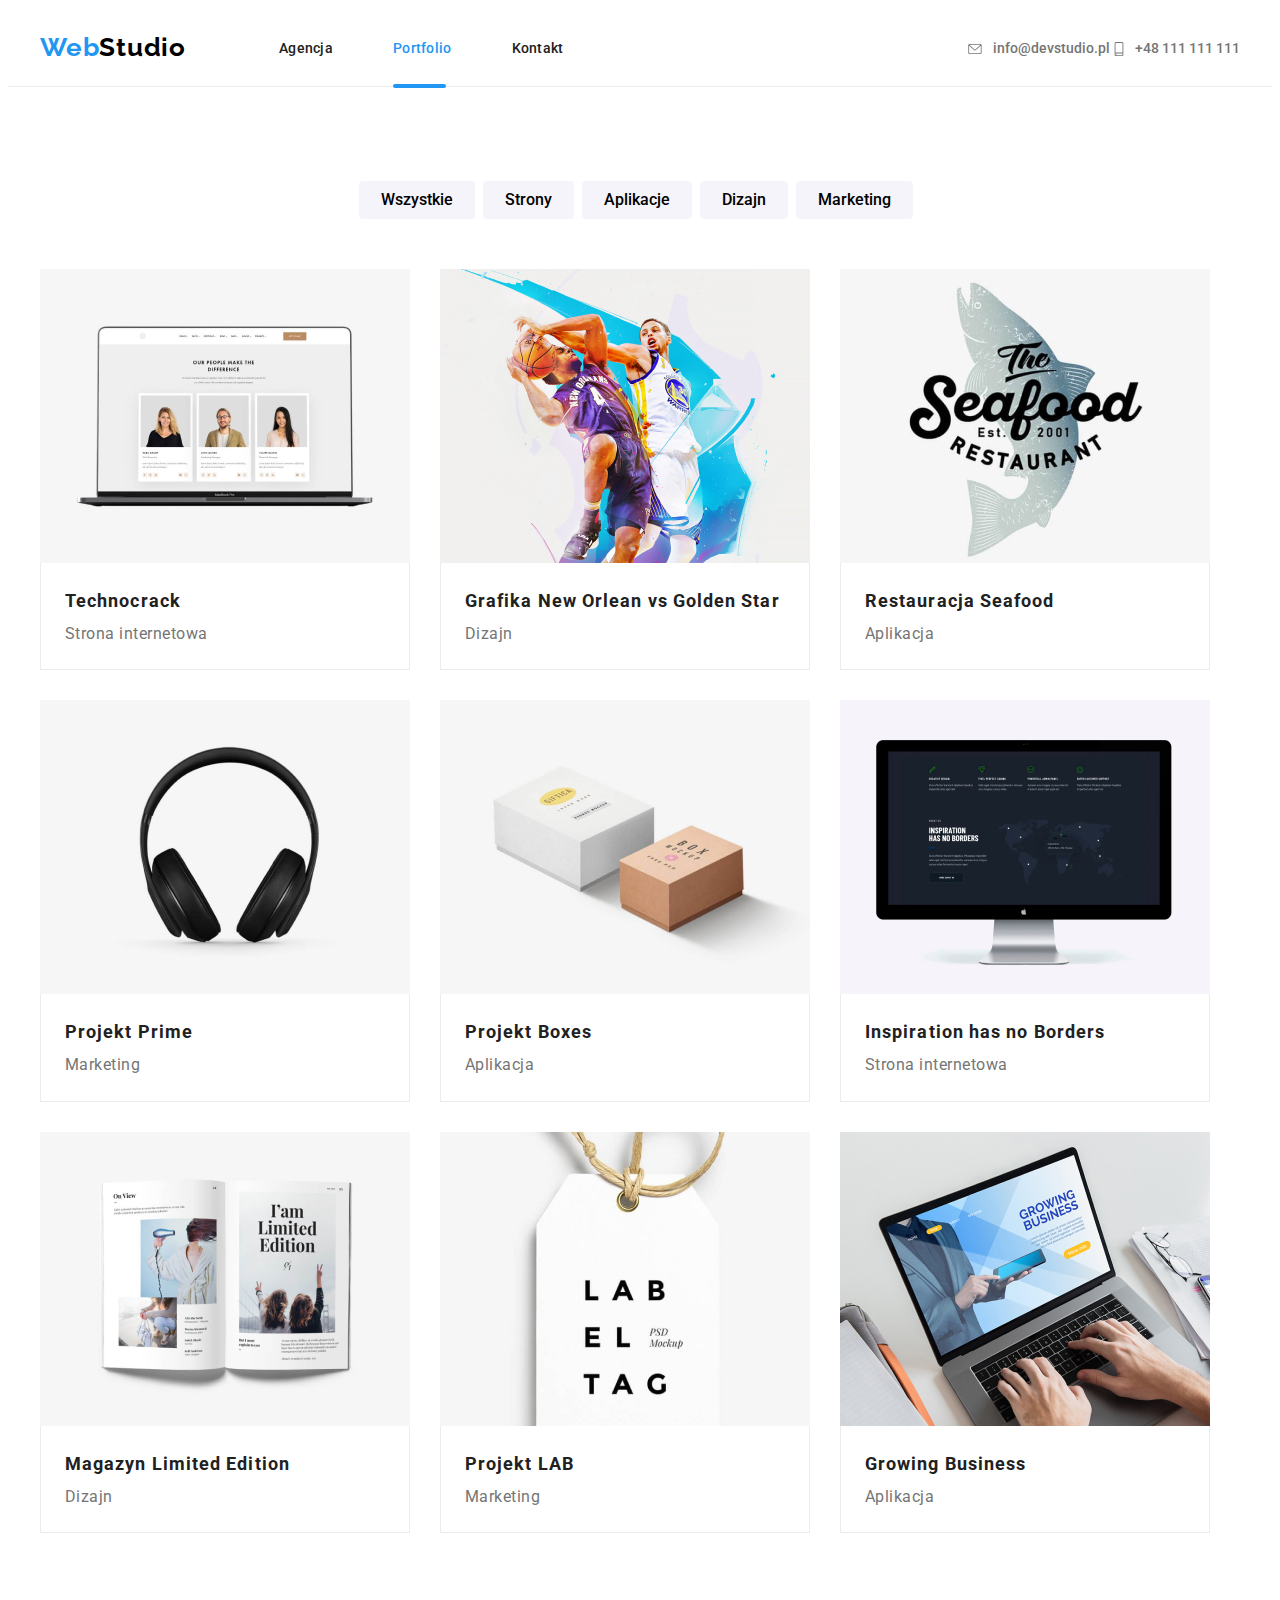
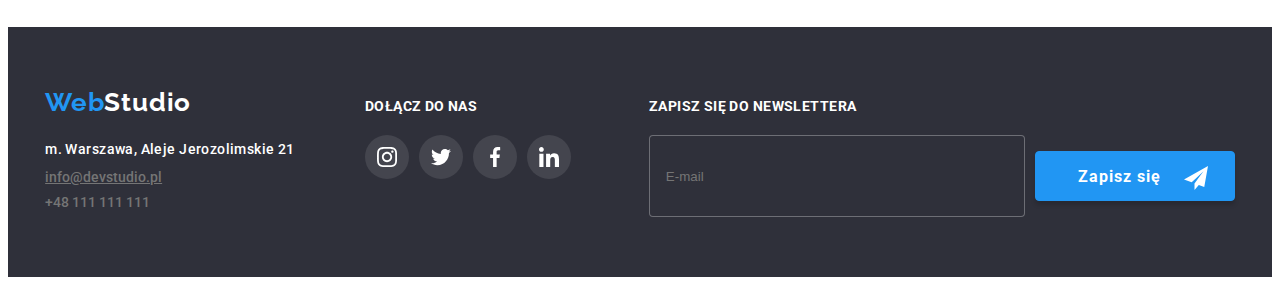
<file: portfolio.html>
<!DOCTYPE html>
<html lang="pl">
    <head>
        <meta charset="UTF-8" />
        <meta name="viewport" content="width=device-width, initial-scale=1.0" />
        <title>Portfolio</title>
        <link
            rel="stylesheet"
            href="https://cdnjs.cloudflare.com/ajax/libs/modern-normalize/1.1.0/modern-normalize.min.css"
            integrity="sha512-wpPYUAdjBVSE4KJnH1VR1HeZfpl1ub8YT/NKx4PuQ5NmX2tKuGu6U/JRp5y+Y8XG2tV+wKQpNHVUX03MfMFn9Q=="
            crossorigin="anonymous"
            referrerpolicy="no-referrer"
        />

        <link rel="stylesheet" href="./css/main.min.css" />
        <link
            href="https://fonts.googleapis.com/css2?family=Raleway:wght@700&family=Roboto:wght@400;500;700;900&display=swap"
            rel="stylesheet"
        />
    </head>
    <body>
        <header class="page-header">
            <div class="container">
                <nav class="page-header__navigation">
                    <a href="index.html" class="logo"
                        >Web<span class="logo__page-header">Studio</span></a
                    >
                    <ul class="site-nav">
                        <li>
                            <a class="site-nav__element" href="index.html"
                                >Agencja</a
                            >
                        </li>
                        <li>
                            <a
                                href="portfolio.html"
                                class="site-nav__element site-nav__element--is-active"
                                >Portfolio</a
                            >
                        </li>
                        <li>
                            <a href="#" class="site-nav__element">Kontakt</a>
                        </li>
                    </ul>
                </nav>
                <div class="contact-details">
                    <a
                        href="mailto:info@devstudio.pl"
                        class="contact contact--email"
                        ><svg class="email-icon" width="16" height="12">
                            <use href="./images/icons.svg#icon-envelope"></use>
                        </svg>
                        info@devstudio.pl</a
                    >
                    <a href="tel:+48111111111" class="contact">
                        <svg class="tel-icon" width="10" height="16">
                            <use
                                href="./images/icons.svg#icon-smartphone"
                            ></use>
                        </svg>
                        +48 111 111 111</a
                    >
                </div>
            </div>
        </header>
        <main>
            <section>
                <div class="container">
                    <ul class="filters">
                        <li>
                            <button class="filters__btn">Wszystkie</button>
                        </li>
                        <li>
                            <button class="filters__btn">Strony</button>
                        </li>
                        <li>
                            <button class="filters__btn">Aplikacje</button>
                        </li>
                        <li>
                            <button class="filters__btn">Dizajn</button>
                        </li>
                        <li>
                            <button class="filters__btn">Marketing</button>
                        </li>
                    </ul>
                </div>
            </section>
            <section>
                <div class="container">
                    <ul class="websites">
                        <li>
                            <div class="websites__box">
                                <img
                                    src="images/technocrack.jpg"
                                    alt="strona internetowa technocrack"
                                    width="370"
                                    height="294"
                                />
                                <p class="websites__overlay">
                                    Technocrack jest popularną platformą
                                    wykorzystywaną do rozpowszechniania
                                    koronawirusa. Firmy wykorzystują tę
                                    platformę do celów szpiegowskich i ataków na
                                    niezabezpieczone serwery konkurencji
                                </p>
                            </div>
                            <div class="websites__info">
                                <span>Technocrack</span>
                                <span class="websites__category"
                                    >Strona internetowa</span
                                >
                            </div>
                        </li>
                        <li>
                            <div class="websites__box">
                                <img
                                    src="images/grafika-new-orlean.jpg"
                                    alt="grafika new orlean vs golden star"
                                    width="370"
                                    height="294"
                                />
                                <p class="websites__overlay">
                                    Technocrack jest popularną platformą
                                    wykorzystywaną do rozpowszechniania
                                    koronawirusa. Firmy wykorzystują tę
                                    platformę do celów szpiegowskich i ataków na
                                    niezabezpieczone serwery konkurencji
                                </p>
                            </div>
                            <div class="websites__info">
                                <span>Grafika New Orlean vs Golden Star</span>
                                <span class="websites__category">Dizajn</span>
                            </div>
                        </li>
                        <li>
                            <div class="websites__box">
                                <img
                                    src="images/restauracja-seafood.jpg"
                                    alt="logo restauracji seafood"
                                    width="370"
                                    height="294"
                                />
                                <p class="websites__overlay">
                                    Technocrack jest popularną platformą
                                    wykorzystywaną do rozpowszechniania
                                    koronawirusa. Firmy wykorzystują tę
                                    platformę do celów szpiegowskich i ataków na
                                    niezabezpieczone serwery konkurencji
                                </p>
                            </div>
                            <div class="websites__info">
                                <span>Restauracja Seafood</span>
                                <span class="websites__category"
                                    >Aplikacja</span
                                >
                            </div>
                        </li>
                        <li>
                            <div class="websites__box">
                                <img
                                    src="images/project-prime.jpg"
                                    alt="słuchawki"
                                    width="370"
                                    height="294"
                                />
                                <p class="websites__overlay">
                                    Technocrack jest popularną platformą
                                    wykorzystywaną do rozpowszechniania
                                    koronawirusa. Firmy wykorzystują tę
                                    platformę do celów szpiegowskich i ataków na
                                    niezabezpieczone serwery konkurencji
                                </p>
                            </div>
                            <div class="websites__info">
                                <span>Projekt Prime</span>
                                <span class="websites__category"
                                    >Marketing</span
                                >
                            </div>
                        </li>
                        <li>
                            <div class="websites__box">
                                <img
                                    src="images/project-boxes.jpg"
                                    alt="pudełka"
                                    width="370"
                                    height="294"
                                />
                                <p class="websites__overlay">
                                    Technocrack jest popularną platformą
                                    wykorzystywaną do rozpowszechniania
                                    koronawirusa. Firmy wykorzystują tę
                                    platformę do celów szpiegowskich i ataków na
                                    niezabezpieczone serwery konkurencji
                                </p>
                            </div>
                            <div class="websites__info">
                                <span>Projekt Boxes</span>
                                <span class="websites__category"
                                    >Aplikacja</span
                                >
                            </div>
                        </li>
                        <li>
                            <div class="websites__box">
                                <img
                                    src="images/inspiration-has-no-borders.jpg"
                                    alt="monitor"
                                    width="370"
                                    height="294"
                                />
                                <p class="websites__overlay">
                                    Technocrack jest popularną platformą
                                    wykorzystywaną do rozpowszechniania
                                    koronawirusa. Firmy wykorzystują tę
                                    platformę do celów szpiegowskich i ataków na
                                    niezabezpieczone serwery konkurencji
                                </p>
                            </div>
                            <div class="websites__info">
                                <span>Inspiration has no Borders</span>
                                <span class="websites__category"
                                    >Strona internetowa</span
                                >
                            </div>
                        </li>
                        <li>
                            <div class="websites__box">
                                <img
                                    src="images/magazyn-limited-edition.jpg"
                                    alt="magazyn"
                                    width="370"
                                    height="294"
                                />
                                <p class="websites__overlay">
                                    Technocrack jest popularną platformą
                                    wykorzystywaną do rozpowszechniania
                                    koronawirusa. Firmy wykorzystują tę
                                    platformę do celów szpiegowskich i ataków na
                                    niezabezpieczone serwery konkurencji
                                </p>
                            </div>
                            <div class="websites__info">
                                <span>Magazyn Limited Edition</span>
                                <span class="websites__category">Dizajn</span>
                            </div>
                        </li>
                        <li>
                            <div class="websites__box">
                                <img
                                    src="images/project-lab.jpg"
                                    alt="metka"
                                    width="370"
                                    height="294"
                                />
                                <p class="websites__overlay">
                                    Technocrack jest popularną platformą
                                    wykorzystywaną do rozpowszechniania
                                    koronawirusa. Firmy wykorzystują tę
                                    platformę do celów szpiegowskich i ataków na
                                    niezabezpieczone serwery konkurencji
                                </p>
                            </div>
                            <div class="websites__info">
                                <span>Projekt LAB</span>
                                <span class="websites__category"
                                    >Marketing</span
                                >
                            </div>
                        </li>
                        <li>
                            <div class="websites__box">
                                <img
                                    src="images/growing-business.jpg"
                                    alt="laptop"
                                    width="370"
                                    height="294"
                                />
                                <p class="websites__overlay">
                                    Technocrack jest popularną platformą
                                    wykorzystywaną do rozpowszechniania
                                    koronawirusa. Firmy wykorzystują tę
                                    platformę do celów szpiegowskich i ataków na
                                    niezabezpieczone serwery konkurencji
                                </p>
                            </div>
                            <div class="websites__info">
                                <span>Growing Business</span>
                                <span class="websites__category"
                                    >Aplikacja</span
                                >
                            </div>
                        </li>
                    </ul>
                </div>
            </section>
        </main>
        <footer class="footer">
            <div class="container footer__box">
                <div>
                    <a href="index.html" class="logo"
                        >Web<span class="logo__page-footer">Studio</span></a
                    >
                    <address class="footer-links">
                        <a
                            href="https://www.google.com/maps/place/al.+Jerozolimskie+21,+00-508+Warszawa/@52.2305286,21.013843,17z/data=!3m1!4b1!4m6!3m5!1s0x471eccf3e52bee23:0xc5163bc7ec8d4437!8m2!3d52.2305286!4d21.0160317!16s%2Fg%2F11csnfr8s8"
                            target="_blank"
                            class="footer-links__address"
                            >m. Warszawa, Aleje Jerozolimskie 21</a
                        >
                        <div class="footer-links__contact">
                            <a
                                href="mailto:info@devstudio.pl"
                                class="footer-links__link footer-links__link--portfolio"
                                >info@devstudio.pl</a
                            >
                            <a
                                href="tel:+48111111111"
                                class="footer-links__link"
                                >+48 111 111 111</a
                            >
                        </div>
                    </address>
                </div>
                <div class="sm">
                    <h3 class="sm__header">DOŁĄCZ DO NAS</h3>
                    <ul class="sm__list">
                        <li>
                            <svg
                                class="sm__icon"
                                width="44"
                                height="44"
                                tabindex="0"
                            >
                                <use
                                    href="./images/icons.svg#icon-instagram-1"
                                    width="20"
                                    height="20"
                                    x="12"
                                    y="12"
                                ></use>
                            </svg>
                        </li>
                        <li>
                            <svg
                                class="sm__icon"
                                width="44"
                                height="44"
                                tabindex="0"
                            >
                                <use
                                    href="./images/icons.svg#icon-twitter-1"
                                    width="20"
                                    height="20"
                                    x="12"
                                    y="12"
                                ></use>
                            </svg>
                        </li>
                        <li>
                            <svg
                                class="sm__icon"
                                width="44"
                                height="44"
                                tabindex="0"
                            >
                                <use
                                    href="./images/icons.svg#icon-facebook-1"
                                    width="20"
                                    height="20"
                                    x="12"
                                    y="12"
                                ></use>
                            </svg>
                        </li>
                        <li>
                            <svg
                                class="sm__icon"
                                width="44"
                                height="44"
                                tabindex="0"
                            >
                                <use
                                    href="./images/icons.svg#icon-linkedin-1"
                                    width="20"
                                    height="20"
                                    x="12"
                                    y="12"
                                ></use>
                            </svg>
                        </li>
                    </ul>
                </div>
                <div class="newsletter">
                    <h3 class="newsletter__header">
                        ZAPISZ SIĘ DO NEWSLETTERA
                    </h3>
                    <form
                        name="newsletter_form"
                        autocomplete="on"
                        novalidate
                        class="newsletter__form"
                    >
                        <input
                            type="email"
                            name="newsletter-email"
                            placeholder="E-mail"
                            required
                            class="newsletter__email"
                        />

                        <button type="submit" class="newsletter__btn">
                            Zapisz się
                            <svg
                                class="newsletter__submit-icon"
                                width="24px"
                                height="24px"
                            >
                                <use
                                    href="./images/icons.svg#icon-icon-send"
                                ></use>
                            </svg>
                        </button>
                    </form>
                </div>
            </div>
        </footer>
        <script defer src="js/mobile-menu.js"></script>
    </body>
</html>
</file>
<file: css/main.min.css>
.container{max-width:480px;margin:0 auto;padding:0 15px}h1,h2,h3,p,ul{margin:0;padding:0}body{font-family:"Roboto",sans-serif;color:#212121}.section{margin-bottom:60px;margin-top:60px}svg,img{vertical-align:middle;max-width:100%;height:auto}@media screen and (min-width: 768px){.container{max-width:768px}}@media screen and (min-width: 1200px){.container{max-width:1200px}.section{margin-bottom:94px;margin-top:94px}}.logo{font-family:"Raleway",sans-serif;font-weight:700;font-size:24px;line-height:1.17;color:#2196f3;text-decoration:none;letter-spacing:.03em;display:inline-block}.logo__page-header{color:#000}.logo__page-footer{color:#fff}@media screen and (min-width: 1200px){.logo{font-size:26px}}.page-header{border-bottom:1px solid #ececec;padding:15px 0 15px}.page-header>.container{display:-webkit-box;display:-ms-flexbox;display:flex;-webkit-box-align:center;-ms-flex-align:center;align-items:center;-webkit-box-pack:justify;-ms-flex-pack:justify;justify-content:space-between}.page-header__navigation{display:-webkit-box;display:-ms-flexbox;display:flex;-webkit-box-align:center;-ms-flex-align:center;align-items:center;gap:93px}.site-nav{list-style:none;letter-spacing:.02em;display:-webkit-box;display:-ms-flexbox;display:flex;gap:46px}.site-nav__element{font-size:14px;font-weight:500;line-height:1.17;text-decoration:none;color:#212121;letter-spacing:.02em;text-align:left;-webkit-transition:color 250ms cubic-bezier(0.4, 0, 0.2, 1),background-color 250ms cubic-bezier(0.4, 0, 0.2, 1);transition:color 250ms cubic-bezier(0.4, 0, 0.2, 1),background-color 250ms cubic-bezier(0.4, 0, 0.2, 1);position:relative}.site-nav__element--is-active{color:#2196f3}.site-nav__element--is-active::after{position:absolute;width:53px;height:4px;background-color:#2196f3;border-radius:2px;top:44px;content:"";-webkit-box-pack:center;-ms-flex-pack:center;justify-content:center;display:-webkit-box;display:-ms-flexbox;display:flex}.site-nav__element:hover,.site-nav__element:focus{color:#2196f3}.site-nav__element:hover::after,.site-nav__element:focus::after{position:absolute;width:100%;height:4px;background-color:#2196f3;border-radius:2px;top:44px;content:"";-webkit-box-pack:center;-ms-flex-pack:center;justify-content:center;display:-webkit-box;display:-ms-flexbox;display:flex}.contact{font-size:14px;font-weight:500;font-style:normal;line-height:1.17;text-decoration:none;color:#757575;cursor:pointer;fill:currentColor;-webkit-transition:color 250ms cubic-bezier(0.4, 0, 0.2, 1),fill 250ms cubic-bezier(0.4, 0, 0.2, 1);transition:color 250ms cubic-bezier(0.4, 0, 0.2, 1),fill 250ms cubic-bezier(0.4, 0, 0.2, 1)}.contact:hover,.contact:focus{color:#2196f3;fill:#2196f3}.contact--email{margin-right:50px}.email-icon,.tel-icon{margin-right:10px}@media screen and (min-width: 768px){.page-header{padding:24px 0 24px}.site-nav{gap:60px}.site-nav__navigation{margin-right:83px}.nav-contact{display:-webkit-box;display:-ms-flexbox;display:flex;-webkit-box-orient:vertical;-webkit-box-direction:normal;-ms-flex-direction:column;flex-direction:column;gap:10px}.email-icon{width:14px;height:10px}.tel-icon{width:10px;height:14px}.tel-icon,.email-icon{margin-right:8px}.contact--email{margin-right:0px}}@media screen and (min-width: 1200px){.nav-contact{display:-webkit-box;display:-ms-flexbox;display:flex;-webkit-box-orient:horizontal;-webkit-box-direction:normal;-ms-flex-direction:row;flex-direction:row;gap:30px}}.services{text-align:center;background-color:#2f303a;background-image:-webkit-gradient(linear, left top, left bottom, from(rgba(47, 48, 58, 0.4)), to(rgba(47, 48, 58, 0.4))),url(../images/bg-img-tel.png);background-image:linear-gradient(to bottom, rgba(47, 48, 58, 0.4), rgba(47, 48, 58, 0.4)),url(../images/bg-img-tel.png);background-repeat:no-repeat;background-position:center}.services__header{font-weight:900;font-size:26px;line-height:1.61;color:#fff;letter-spacing:.06em;margin:-60px 37px 30px;padding-top:118px}.services__btn{font-size:16px;font-weight:700;line-height:1.875;background-color:#2196f3;color:#fff;border-color:#2196f3;letter-spacing:.06em;outline:none;border-radius:4px;border:none;padding:10px 41px 10px 42px;margin-bottom:118px;cursor:pointer}@media screen and (min-width: 768px){.services{background-image:-webkit-gradient(linear, left top, left bottom, from(rgba(47, 48, 58, 0.4)), to(rgba(47, 48, 58, 0.4))),url(../images/bg-img-tab.png);background-image:linear-gradient(to bottom, rgba(47, 48, 58, 0.4), rgba(47, 48, 58, 0.4)),url(../images/bg-img-tab.png)}.services__header{margin:-60px 185px 30px}}@media screen and (min-width: 1200px){.services{background-image:-webkit-gradient(linear, left top, left bottom, from(rgba(47, 48, 58, 0.4)), to(rgba(47, 48, 58, 0.4))),url(../images/bg-img.png);background-image:linear-gradient(to bottom, rgba(47, 48, 58, 0.4), rgba(47, 48, 58, 0.4)),url(../images/bg-img.png)}.services__header{font-size:44px;line-height:1.3636;margin:-94px 252px 30px;padding-top:200px}.services__btn{margin-bottom:200px}}.article-icons__item{width:450px;height:120px;background-color:#f5f4fa;padding:25px 179px;border-radius:4px}.articles__list{display:-webkit-box;display:-ms-flexbox;display:flex;-webkit-box-orient:vertical;-webkit-box-direction:normal;-ms-flex-direction:column;flex-direction:column;-webkit-box-pack:center;-ms-flex-pack:center;justify-content:center;list-style:none}.articles__item{margin-top:30px;margin-bottom:30px}.articles__header{font-weight:700;font-size:14px;line-height:1.172;text-align:center;text-transform:uppercase;margin-bottom:10px}.articles__text{font-weight:400;font-size:14px;line-height:1.71;letter-spacing:.03em}@media screen and (min-width: 768px){.article-icons__item{width:354px;padding:25px 142px}.articles__list{display:-webkit-box;display:-ms-flexbox;display:flex;-webkit-box-orient:horizontal;-webkit-box-direction:normal;-ms-flex-direction:row;flex-direction:row;-ms-flex-wrap:wrap;flex-wrap:wrap;gap:30px}.articles__header{text-align:left}.articles__text{width:354px}}@media screen and (min-width: 1200px){.article-icons__item{width:270px;padding:25px 100px}.articles__list{display:-webkit-box;display:-ms-flexbox;display:flex;-webkit-box-orient:horizontal;-webkit-box-direction:normal;-ms-flex-direction:row;flex-direction:row}.articles__header{text-align:left}.articles__text{width:270px}}.products__types{display:none}.products__header{display:none}@media screen and (min-width: 1200px){.products__types{list-style:none;display:-webkit-box;display:-ms-flexbox;display:flex;-webkit-box-pack:center;-ms-flex-pack:center;justify-content:center;text-align:center}.products__types li:last-child{margin-right:0}.products__header{font-weight:700;font-size:36px;text-align:center;line-height:1.17;letter-spacing:.03em;padding-bottom:50px}.products__image{margin-right:30px;position:relative}.products__label{font-family:"Roboto",sans-serif;font-weight:700;font-size:14px;line-height:1.17;letter-spacing:.03em;color:#fff;background:rgba(47,48,58,.8);opacity:80%;margin:0;padding-top:27px;padding-bottom:27px;width:370px}.products__image>.products__label{position:absolute;bottom:0}}.team-members{background:#f5f4fa}.team-members__list{list-style:none;letter-spacing:.03em;display:-webkit-box;display:-ms-flexbox;display:flex;-webkit-box-orient:vertical;-webkit-box-direction:normal;-ms-flex-direction:column;flex-direction:column;-webkit-box-pack:center;-ms-flex-pack:center;justify-content:center;padding-bottom:60px;margin-bottom:-60px;gap:30px}.team-members__header{font-weight:700;font-size:28px;text-align:center;line-height:1.17;margin-bottom:30px;padding-top:60px}.team-member{background-color:#fff;font-weight:500;font-size:16px;line-height:1.17;border-radius:0px 0px 4px 4px;-webkit-box-shadow:0 1px 3px rgba(0,0,0,.12),0px 1px 1px rgba(0,0,0,.14),0px 2px 1px rgba(0,0,0,.2);box-shadow:0 1px 3px rgba(0,0,0,.12),0px 1px 1px rgba(0,0,0,.14),0px 2px 1px rgba(0,0,0,.2)}.team-member__pic{width:450px;height:460px}.team-member__details{padding-top:30px;text-align:center}.team-member__position{font-weight:400;font-size:16px;color:#757575;line-height:1.17;display:block;margin-top:10px}.team-member__sm-list{list-style:none;display:-webkit-box;display:-ms-flexbox;display:flex;-webkit-box-orient:horizontal;-webkit-box-direction:normal;-ms-flex-direction:row;flex-direction:row;-webkit-column-gap:10px;-moz-column-gap:10px;column-gap:10px;-webkit-box-pack:center;-ms-flex-pack:center;justify-content:center;margin:16px 32px 30px}.team-member__sm{fill:#afb1b8;border-radius:50%;outline:none;-webkit-transition:background-color 250ms cubic-bezier(0.4, 0, 0.2, 1),fill 250ms cubic-bezier(0.4, 0, 0.2, 1);transition:background-color 250ms cubic-bezier(0.4, 0, 0.2, 1),fill 250ms cubic-bezier(0.4, 0, 0.2, 1)}.team-member__sm:is(:hover,:focus){background-color:#2196f3;fill:#fff}@media screen and (min-width: 768px){.team-members__list{display:-webkit-box;display:-ms-flexbox;display:flex;-webkit-box-orient:horizontal;-webkit-box-direction:normal;-ms-flex-direction:row;flex-direction:row;-ms-flex-wrap:wrap;flex-wrap:wrap}.team-member__pic{width:354px;height:374px}}@media screen and (min-width: 1200px){.team-members__list{display:-webkit-box;display:-ms-flexbox;display:flex;-webkit-box-orient:horizontal;-webkit-box-direction:normal;-ms-flex-direction:row;flex-direction:row}.team-member__pic{width:270px;height:260px}}.clients__header{font-weight:700;font-size:28px;text-align:center;line-height:1.17;margin-bottom:30px;padding-top:60px;letter-spacing:.03em}.clients__list{list-style:none;display:-webkit-box;display:-ms-flexbox;display:flex;-webkit-box-orient:horizontal;-webkit-box-direction:normal;-ms-flex-direction:row;flex-direction:row;-ms-flex-wrap:wrap;flex-wrap:wrap;gap:30px;-webkit-box-pack:center;-ms-flex-pack:center;justify-content:center}.clients__icon{width:210px;height:92px;outline:1px solid #afb1b8;padding:16px 52px;border-radius:4px;fill:#afb1b8;-webkit-transition:fill 250ms cubic-bezier(0.4, 0, 0.2, 1),outline 250ms cubic-bezier(0.4, 0, 0.2, 1);transition:fill 250ms cubic-bezier(0.4, 0, 0.2, 1),outline 250ms cubic-bezier(0.4, 0, 0.2, 1)}.clients__icon:is(:hover,:focus){cursor:pointer;fill:#2196f3;outline:1px solid #2196f3}@media screen and (min-width: 768px){.clients__icon{width:226px;height:92px;padding:16px 60px}}@media screen and (min-width: 1200px){.clients__list{display:-webkit-box;display:-ms-flexbox;display:flex;-webkit-box-orient:horizontal;-webkit-box-direction:normal;-ms-flex-direction:row;flex-direction:row}.clients__header{margin-bottom:50px}.clients__icon{width:170px;height:92px;padding:14px 32px}}.footer{padding:60px 0;background-color:#2f303a}.footer__box{display:-webkit-box;display:-ms-flexbox;display:flex;-webkit-box-orient:vertical;-webkit-box-direction:normal;-ms-flex-direction:column;flex-direction:column;-webkit-box-pack:center;-ms-flex-pack:center;justify-content:center;text-align:center}.footer-links{margin-top:20px;-webkit-box-align:center;-ms-flex-align:center;align-items:center}.footer-links__address{font-style:normal;color:#fff;text-decoration:none;line-height:1.7;font-size:14px;font-weight:500;cursor:pointer;letter-spacing:.03em}.footer-links__contact{display:-webkit-box;display:-ms-flexbox;display:flex;-webkit-box-orient:vertical;-webkit-box-direction:normal;-ms-flex-direction:column;flex-direction:column;font-size:14px;font-weight:500;font-style:normal;line-height:1.17}.footer-links__link{padding-top:8px;text-decoration:none;color:#757575;cursor:pointer;fill:currentColor;-webkit-transition:color 250ms cubic-bezier(0.4, 0, 0.2, 1),fill 250ms cubic-bezier(0.4, 0, 0.2, 1);transition:color 250ms cubic-bezier(0.4, 0, 0.2, 1),fill 250ms cubic-bezier(0.4, 0, 0.2, 1)}.footer-links__link--portfolio{text-decoration:underline}.footer-links__link:hover,.footer-links__link:focus{color:#2196f3}.sm{margin-top:60px;text-align:center}.sm__header{font-family:"Roboto",sans-serif;font-weight:700;font-size:14px;line-height:1.14;letter-spacing:.03em;color:#fff;font-style:normal}.sm__list{list-style:none;display:-webkit-box;display:-ms-flexbox;display:flex;-webkit-box-orient:horizontal;-webkit-box-direction:normal;-ms-flex-direction:row;flex-direction:row;-webkit-column-gap:10px;-moz-column-gap:10px;column-gap:10px;-webkit-box-pack:center;-ms-flex-pack:center;justify-content:center;margin-top:20px}.sm__icon{fill:#fff;border-radius:50%;background:rgba(255,255,255,.1);-webkit-transition:background-color 250ms cubic-bezier(0.4, 0, 0.2, 1);transition:background-color 250ms cubic-bezier(0.4, 0, 0.2, 1);outline:none}.sm__icon:is(:hover,:focus){background-color:#2196f3}.newsletter{margin-top:60px}.newsletter__header{font-family:"Roboto",sans-serif;font-weight:700;font-size:14px;line-height:1.14;letter-spacing:.03em;color:#fff;font-style:normal}.newsletter__form{margin-top:20px;display:-webkit-box;display:-ms-flexbox;display:flex;-webkit-box-orient:vertical;-webkit-box-direction:normal;-ms-flex-direction:column;flex-direction:column}.newsletter__email{width:450px;height:50px;color:rgba(255,255,255,.6);background-color:#2f303a;border:1px solid rgba(255,255,255,.3);border-radius:4px;padding:15px 0 15px 16px;outline:none}.newsletter__btn{margin-top:20px;-ms-flex-item-align:center;align-self:center;width:200px;height:50px;font-family:"Roboto",sans-serif;font-weight:700;font-size:16px;line-height:1.875;letter-spacing:.06em;color:#fff;background-color:#2196f3;-webkit-box-shadow:0px 4px 4px rgba(0,0,0,.15);box-shadow:0px 4px 4px rgba(0,0,0,.15);border-radius:4px;border:1px solid #2196f3;padding:10px 26px 10px 42px;cursor:pointer}.newsletter__submit-icon{fill:#fff;margin-left:18px}@media screen and (min-width: 768px){.footer__box{display:-webkit-box;display:-ms-flexbox;display:flex;-webkit-box-orient:horizontal;-webkit-box-direction:normal;-ms-flex-direction:row;flex-direction:row;-ms-flex-wrap:wrap;flex-wrap:wrap}.sm{margin-top:0;margin-left:144px}}@media screen and (min-width: 1200px){.footer__box{text-align:left}.sm{margin-top:12px;margin-left:70px;text-align:left}.newsletter{margin-top:12px;margin-left:78px}.newsletter__form{margin-top:20px;display:-webkit-box;display:-ms-flexbox;display:flex;-webkit-box-orient:horizontal;-webkit-box-direction:normal;-ms-flex-direction:row;flex-direction:row}.newsletter__email{width:358px}.newsletter__btn{margin-top:0;margin-left:10px}}.backdrop{position:fixed;display:grid;-webkit-box-align:center;-ms-flex-align:center;align-items:center;justify-items:center;inset:0;background-color:rgba(0,0,0,.2);visibility:visible;opacity:1;-webkit-transition:visibility 550ms cubic-bezier(0.4, 0, 0.2, 1);transition:visibility 550ms cubic-bezier(0.4, 0, 0.2, 1)}.modal{width:450px;height:609px;background-color:#fff;-webkit-box-shadow:0px 1px 3px rgba(0,0,0,.12),0px 1px 1px rgba(0,0,0,.14),0px 2px 1px rgba(0,0,0,.2);box-shadow:0px 1px 3px rgba(0,0,0,.12),0px 1px 1px rgba(0,0,0,.14),0px 2px 1px rgba(0,0,0,.2);border-radius:4px;display:-webkit-box;display:-ms-flexbox;display:flex;-webkit-transform:translateY(0);transform:translateY(0);-webkit-transition:-webkit-transform 250ms cubic-bezier(0.4, 0, 0.2, 1);transition:-webkit-transform 250ms cubic-bezier(0.4, 0, 0.2, 1);transition:transform 250ms cubic-bezier(0.4, 0, 0.2, 1);transition:transform 250ms cubic-bezier(0.4, 0, 0.2, 1), -webkit-transform 250ms cubic-bezier(0.4, 0, 0.2, 1)}.is-hidden{pointer-events:none;visibility:hidden;opacity:0;-webkit-transition-property:opacity,visibility;transition-property:opacity,visibility;-webkit-transition-duration:550ms;transition-duration:550ms;-webkit-transition-timing-function:cubic-bezier(0.4, 0, 0.2, 1);transition-timing-function:cubic-bezier(0.4, 0, 0.2, 1)}.is-hidden .modal{-webkit-transform:translateY(-150%);transform:translateY(-150%)}.close-btn{position:absolute;top:8px;right:8px;width:30px;height:30px;margin-left:490px;background-color:#fff;border-radius:50%;border:1px solid rgba(0,0,0,.1);cursor:pointer}.form__wrapper{position:relative;display:grid;justify-items:center;padding-left:40px}.form__header{font-family:"Roboto",sans-serif;font-style:normal;font-weight:700;font-size:20px;width:370px;height:60px;line-height:1.15;letter-spacing:.03em;color:#212121;text-align:center;margin-top:40px;margin-bottom:12px}.form__label{font-family:"Roboto",sans-serif;font-style:normal;font-weight:400;font-size:12px;line-height:1.16;letter-spacing:.01em;color:#757575;margin-bottom:4px}.form__box{margin-top:10px;position:relative;display:grid;-webkit-transition:250ms cubic-bezier(0.4, 0, 0.2, 1);transition:250ms cubic-bezier(0.4, 0, 0.2, 1)}.form__box:focus-within{fill:#2196f3}.submit-btn{color:#fff;background-color:#2196f3;-webkit-box-shadow:0px 4px 4px rgba(0,0,0,.15);box-shadow:0px 4px 4px rgba(0,0,0,.15);border-radius:4px;border:1px solid #2196f3;padding:10px 76px;font-family:"Roboto",sans-serif;font-style:normal;font-weight:700;font-size:16px;line-height:1.875;letter-spacing:.06em;margin:30px 85px;cursor:pointer;-webkit-transition-property:opacity,visibility;transition-property:opacity,visibility;-webkit-transition-duration:550ms;transition-duration:550ms;-webkit-transition-timing-function:cubic-bezier(0.4, 0, 0.2, 1);transition-timing-function:cubic-bezier(0.4, 0, 0.2, 1)}.input-box{border:1px solid rgba(33,33,33,.2);border-radius:4px;width:370px;height:40px;outline:none;padding-left:42px;-webkit-transition:250ms cubic-bezier(0.4, 0, 0.2, 1);transition:250ms cubic-bezier(0.4, 0, 0.2, 1)}.input-box__icon{position:absolute;top:30px;left:12px}.input-box:focus{border:1px solid #2196f3}.input-box--comments{border:1px solid rgba(33,33,33,.2);border-radius:4px;width:370px;height:120px;outline:none;font-family:"Roboto",sans-serif;font-style:normal;font-weight:400;font-size:12px;line-height:1.67;letter-spacing:.01em;color:rgba(117,117,117,.5);padding:12px 16px;resize:none;-webkit-transition:250ms cubic-bezier(0.4, 0, 0.2, 1);transition:250ms cubic-bezier(0.4, 0, 0.2, 1)}.input-box--comments:focus{border:1px solid #2196f3}.input-box--comments::-webkit-input-placeholder{color:rgba(117,117,117,.5);font-family:"Roboto",sans-serif;font-style:normal;font-weight:400;font-size:12px;line-height:1.67;letter-spacing:.01em}.input-box--comments::-moz-placeholder{color:rgba(117,117,117,.5);font-family:"Roboto",sans-serif;font-style:normal;font-weight:400;font-size:12px;line-height:1.67;letter-spacing:.01em}.input-box--comments:-ms-input-placeholder{color:rgba(117,117,117,.5);font-family:"Roboto",sans-serif;font-style:normal;font-weight:400;font-size:12px;line-height:1.67;letter-spacing:.01em}.input-box--comments::-ms-input-placeholder{color:rgba(117,117,117,.5);font-family:"Roboto",sans-serif;font-style:normal;font-weight:400;font-size:12px;line-height:1.67;letter-spacing:.01em}.input-box--comments::placeholder{color:rgba(117,117,117,.5);font-family:"Roboto",sans-serif;font-style:normal;font-weight:400;font-size:12px;line-height:1.67;letter-spacing:.01em}.checkbox{margin-top:20px;text-align:center;display:-webkit-box;display:-ms-flexbox;display:flex;position:relative;cursor:pointer}.checkbox__input{position:absolute;cursor:pointer;-webkit-transition:250ms cubic-bezier(0.4, 0, 0.2, 1);transition:250ms cubic-bezier(0.4, 0, 0.2, 1);display:none}.checkbox__input:checked{fill:#fff;background:#2196f3}.checkbox__border{width:16px;height:15px;margin-right:7px;margin-top:3px;position:relative;opacity:0}.checkbox__text{font-family:"Roboto",sans-serif;font-style:normal;font-weight:400;font-size:12px;line-height:1.714;letter-spacing:.03em;color:#757575}.checkbox__text--link{color:#2196f3}.checkbox-icon--checked{position:absolute;left:-2px;top:-1px}.checkbox-icon--unchecked{position:absolute;top:2px;left:-2px;opacity:1}.checkbox__input:checked~.checkbox__border{opacity:1}.checkbox__input:checked~.checkbox-icon--unchecked{opacity:0}@media screen and (min-width: 1200px){.modal{width:528px;height:581px}.form__header{width:448px;height:23px}.input-box{width:448px}.checkbox{margin-left:17px}.checkbox__text{font-size:14px}.submit-btn{margin:30px 115px}}.filters{list-style:none;text-align:center;letter-spacing:.03em;display:-webkit-box;display:-ms-flexbox;display:flex;-webkit-box-pack:center;-ms-flex-pack:center;justify-content:center}.filters__btn{font-size:16px;font-weight:500;font-family:"Roboto",sans-serif;background-color:#f5f4fa;border-color:#f5f4fa;cursor:pointer;line-height:1.6;outline:none;border-radius:4px;border:none;padding:6px 22px;margin:94px 8px 50px 0;-webkit-transition:background-color 250ms cubic-bezier(0.4, 0, 0.2, 1),color 250ms cubic-bezier(0.4, 0, 0.2, 1);transition:background-color 250ms cubic-bezier(0.4, 0, 0.2, 1),color 250ms cubic-bezier(0.4, 0, 0.2, 1)}.filters__btn:is(:hover,:focus){background-color:#2196f3;color:#fff;-webkit-box-shadow:0px 4px 4px rgba(0,0,0,.25);box-shadow:0px 4px 4px rgba(0,0,0,.25)}.filters li:last-child{margin-right:0}.websites{list-style:none;display:-webkit-box;display:-ms-flexbox;display:flex;-ms-flex-wrap:wrap;flex-wrap:wrap;gap:30px;padding-bottom:94px}.websites li{font-size:18px;font-weight:700;line-height:2;letter-spacing:.06em;-webkit-transition:color 250ms cubic-bezier(0.4, 0, 0.2, 1);transition:color 250ms cubic-bezier(0.4, 0, 0.2, 1)}.websites li:nth-child(3){margin-right:0}.websites li:nth-child(6){margin-right:0}.websites li:nth-child(9){margin-right:0}.websites li:hover{-webkit-box-shadow:0 1px 1px rgba(0,0,0,.12),0px 4px 4px rgba(0,0,0,.06),1px 4px 6px rgba(0,0,0,.16);box-shadow:0 1px 1px rgba(0,0,0,.12),0px 4px 4px rgba(0,0,0,.06),1px 4px 6px rgba(0,0,0,.16)}.websites__box{position:relative;overflow:hidden}.websites__overlay{position:absolute;bottom:0;left:0;right:0;background-color:#2196f3;opacity:90%;color:#fff;padding:49px 45px 49px 24px;margin:0;font-family:"Roboto",sans-serif;font-style:normal;font-size:18px;font-weight:400;line-height:1.556;letter-spacing:.03em;-webkit-transform:translateY(100%);transform:translateY(100%);-webkit-transition:-webkit-transform 250ms cubic-bezier(0.4, 0, 0.2, 1);transition:-webkit-transform 250ms cubic-bezier(0.4, 0, 0.2, 1);transition:transform 250ms cubic-bezier(0.4, 0, 0.2, 1);transition:transform 250ms cubic-bezier(0.4, 0, 0.2, 1), -webkit-transform 250ms cubic-bezier(0.4, 0, 0.2, 1);width:370px}.websites__info{padding:20px 24px;border:1px solid #ececec;border-top:none}.websites__category{font-size:16px;font-weight:400;line-height:1.9;color:#757575;letter-spacing:.03em;display:block}.websites__box:hover .websites__overlay{-webkit-transform:translateY(0);transform:translateY(0)}@media screen and (max-width: 480px){.site-nav,.nav-contact{display:none}}.menu{width:100vw;height:100vw}.menu.is-open{-webkit-transform:translateX(0);transform:translateX(0);opacity:1}/*# sourceMappingURL=main.min.css.map */
</file>
